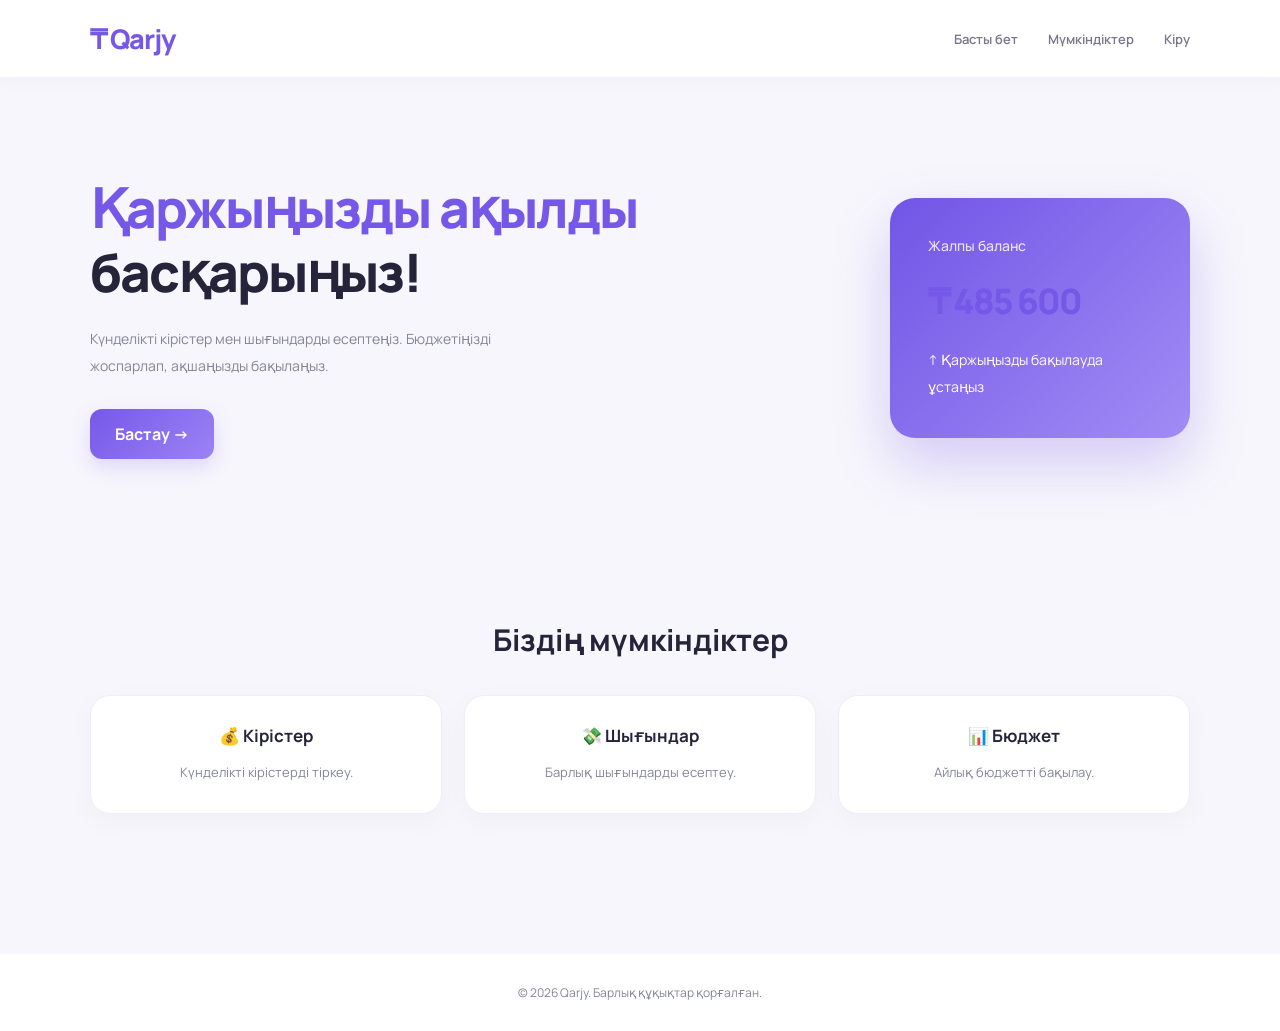
<file: index.html>
<!DOCTYPE html>
<html lang="kk">
<head>
    <meta charset="UTF-8">
    <meta name="viewport" content="width=device-width, initial-scale=1.0">
    <title>Qarjy - Жеке қаржы</title>
    <link rel="stylesheet" href="style.css">
</head>
<body>

<header>
    <h2 class="logo">₸ Qarjy</h2>
    <nav>
        <a href="#about">Басты бет</a>
        <a href="#features">Мүмкіндіктер</a>
        <a href="login.html">Кіру</a>
    </nav>
</header>

<section class="hero" id="about">
    <div>
        <h1>Қаржыңызды ақылды басқарыңыз!</h1>
        <p>
            Күнделікті кірістер мен шығындарды есептеңіз.
            Бюджетіңізді жоспарлап, ақшаңызды бақылаңыз.
        </p>
        <a href="login.html" class="btn">Бастау →</a>
    </div>

    <div class="hero-card">
        <h3>Жалпы баланс</h3>
        <h1>₸ 485 600</h1>
        <p>↑ Қаржыңызды бақылауда ұстаңыз</p>
    </div>
</section>

<section id="features">
    <h2>Біздің мүмкіндіктер</h2>
    <div class="cards">
        <div class="card">
            <h3>💰 Кірістер</h3>
            <p>Күнделікті кірістерді тіркеу.</p>
        </div>
        <div class="card">
            <h3>💸 Шығындар</h3>
            <p>Барлық шығындарды есептеу.</p>
        </div>
        <div class="card">
            <h3>📊 Бюджет</h3>
            <p>Айлық бюджетті бақылау.</p>
        </div>
    </div>
</section>

<footer>
    © 2026 Qarjy. Барлық құқықтар қорғалған.
</footer>

</body>
</html>
</file>
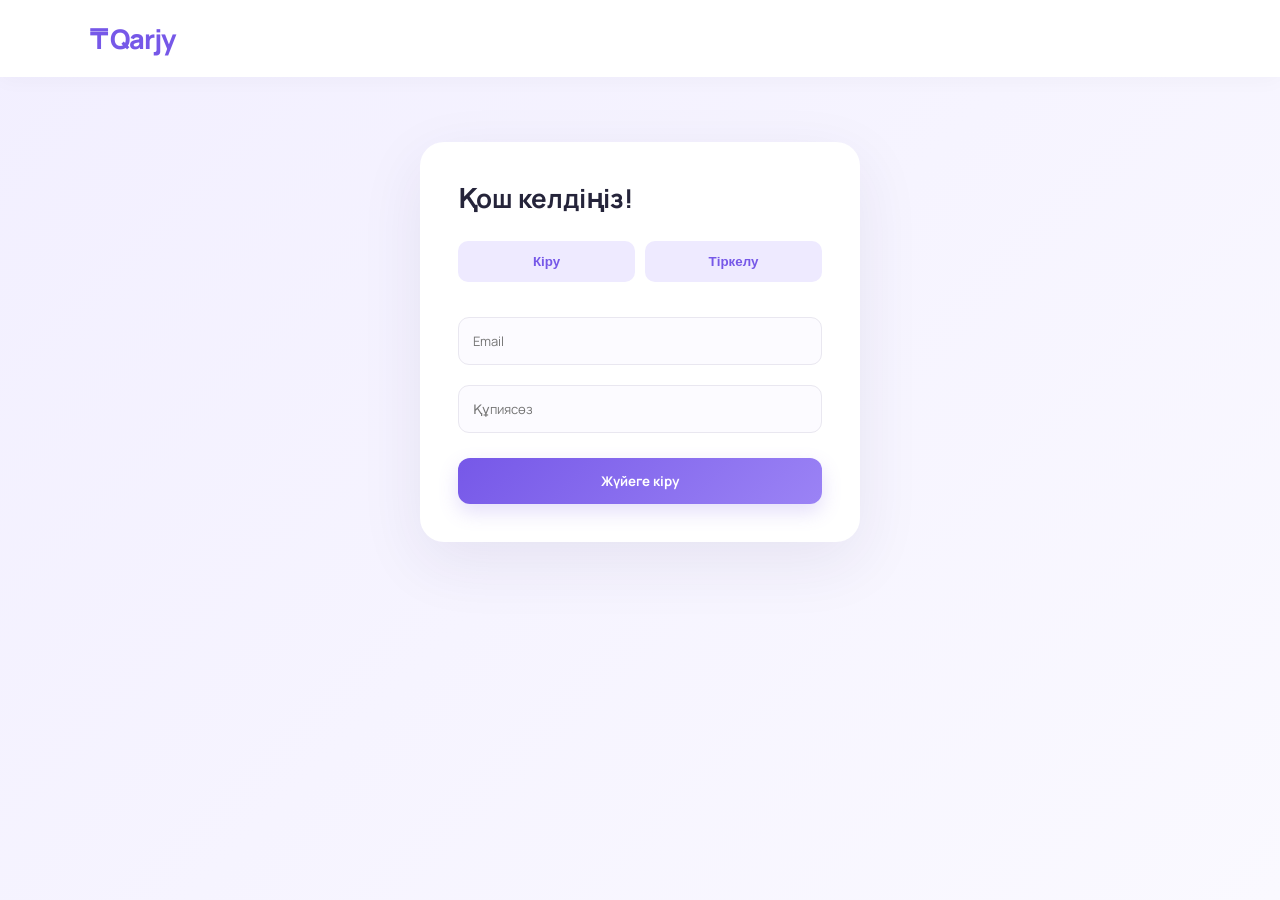
<file: dashdoard.html>
<!DOCTYPE html>
<html lang="kk">
<head>
    <meta charset="UTF-8">
    <meta name="viewport" content="width=device-width, initial-scale=1.0">
    <title>Qarjy Dashboard</title>
    <link rel="stylesheet" href="style.css">
</head>
<body>

<header>
    <a href="index.html" class="logo">₸ Qarjy</a>
    <button onclick="logout()">Шығу</button>
</header>

<main class="dashboard">

    <h1>Қаржылық панель 👋</h1>
    <p>Күнделікті қаржылық жағдайыңыз</p>

    <div class="cards">
        <div class="card">
            <h3>Жалпы баланс</h3>
            <h2 id="balance">₸ 225 000</h2>
        </div>

        <div class="card">
            <h3>Кіріс</h3>
            <h2 id="income">₸ 0</h2>
        </div>

        <div class="card">
            <h3>Шығын</h3>
            <h2 id="expense">₸ 0</h2>
        </div>
    </div>

    <section class="card">
        <h2>Жаңа операция қосу</h2>

        <form id="transactionForm">

            <label>Операция түрі</label>
            <select id="type">
                <option value="income">Кіріс</option>
                <option value="expense">Шығын</option>
            </select>

            <label>Сома</label>
            <input type="number" id="amount"
                   placeholder="5000" min="1" required>

            <label>Санат</label>
            <select id="category">
                <option>Тамақ</option>
                <option>Көлік</option>
                <option>Сауда</option>
                <option>Денсаулық</option>
                <option>Жалақы</option>
                <option>Басқа</option>
            </select>

            <label>Әмиян</label>
            <select id="wallet">
                <option>Kaspi</option>
                <option>Halyk</option>
                <option>Қолма-қол</option>
            </select>

            <input type="text" id="description"
                   placeholder="Сипаттама">

            <button class="btn" type="submit">
                Сақтау
            </button>
        </form>
    </section>

    <section class="card">
        <h2>Соңғы операциялар</h2>
        <div id="transactions"></div>
    </section>

    <section class="card">
        <h2>Айлық бюджет</h2>
        <p>Лимит: 200 000 ₸</p>
        <h3 id="budget">0%</h3>
        <progress id="progress" value="0" max="100"></progress>
    </section>

    <section class="card">
        <h2>Менің әмияндарым</h2>
        <p>Kaspi: <b id="kaspi">125 000 ₸</b></p>
        <p>Halyk: <b id="halyk">85 000 ₸</b></p>
        <p>Қолма-қол: <b id="cash">15 000 ₸</b></p>
    </section>

</main>

<script src="dashboard.js"></script>
</body>
</html>
</file>
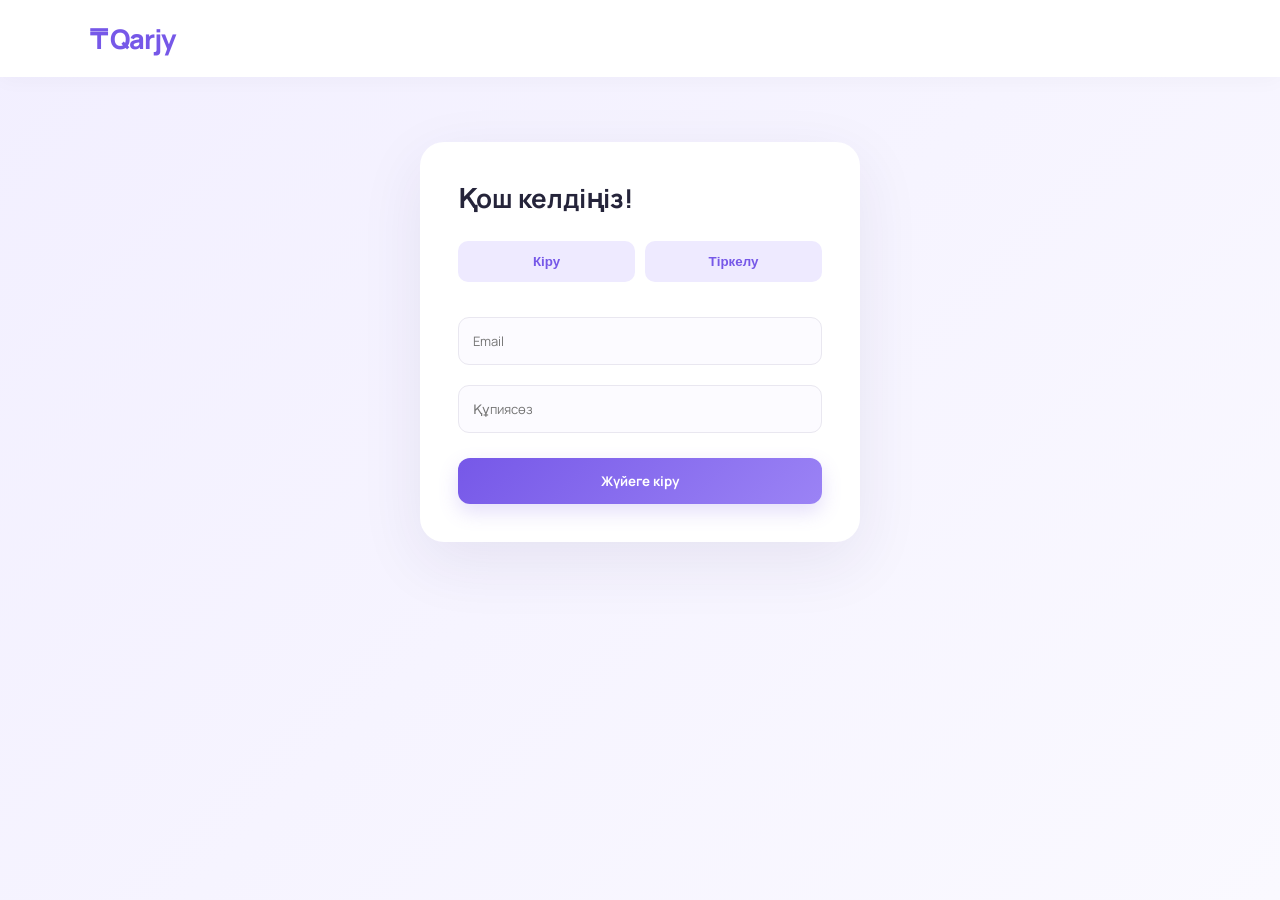
<file: login.html>
<!DOCTYPE html>
<html lang="kk">
<head>
    <meta charset="UTF-8">
    <meta name="viewport" content="width=device-width, initial-scale=1.0">
    <title>Кіру - Qarjy</title>
    <link rel="stylesheet" href="style.css">
</head>
<body>

<header>
    <a href="index.html" class="logo">₸ Qarjy</a>
</header>

<div class="login-box">
    <h2>Қош келдіңіз!</h2>

    <div class="tabs">
        <button onclick="showLogin()">Кіру</button>
        <button onclick="showRegister()">Тіркелу</button>
    </div>

    <form id="loginForm">
        <input id="loginEmail" type="email"
               placeholder="Email" required>

        <input id="loginPassword" type="password"
               placeholder="Құпиясөз" required>

        <button class="btn" type="submit">Жүйеге кіру</button>
    </form>

    <form id="registerForm" class="hidden">
        <input id="regName" type="text"
               placeholder="Аты-жөніңіз" required>

        <input id="regEmail" type="email"
               placeholder="Email" required>

        <input id="regPassword" type="password"
               placeholder="Құпиясөз" required minlength="4">

        <button class="btn" type="submit">Тіркелу</button>
    </form>

    <p id="message"></p>
</div>

<script src="auth.js"></script>
</body>
</html>
</file>
<file: style.css>
@import url('https://fonts.googleapis.com/css2?family=Manrope:wght@400;500;600;700;800&display=swap');

:root {
    --purple: #7658e8;
    --purple-light: #eeeaff;
    --dark: #25243a;
    --gray: #858599;
    --bg: #f7f6fc;
    --green: #20ad82;
    --red: #e66b7b;
}

* {
    margin: 0;
    padding: 0;
    box-sizing: border-box;
}

body {
    font-family: 'Manrope', sans-serif;
    background: var(--bg);
    color: var(--dark);
}

/* HEADER */

header {
    background: white;
    padding: 20px 7%;
    display: flex;
    align-items: center;
    justify-content: space-between;
    box-shadow: 0 3px 20px #27204408;
}

.logo {
    color: var(--purple);
    font-size: 27px;
    font-weight: 800;
    text-decoration: none;
    letter-spacing: -1px;
}

nav {
    display: flex;
    align-items: center;
    gap: 30px;
}

nav a {
    color: #77768a;
    font-size: 13px;
    font-weight: 600;
    text-decoration: none;
    transition: .3s;
}

nav a:hover {
    color: var(--purple);
}

/* BUTTONS */

.btn {
    display: inline-block;
    background: linear-gradient(135deg, #7658e8, #9b83f5);
    color: white;
    padding: 14px 25px;
    border: none;
    border-radius: 12px;
    font-family: inherit;
    font-weight: 700;
    cursor: pointer;
    text-decoration: none;
    transition: .3s;
    box-shadow: 0 8px 20px #7658e833;
}

.btn:hover {
    transform: translateY(-3px);
    box-shadow: 0 12px 25px #7658e844;
}

/* HERO */

.hero {
    max-width: 1150px;
    margin: auto;
    padding: 100px 25px;
    display: flex;
    align-items: center;
    justify-content: space-between;
    gap: 55px;
}

.hero h1 {
    font-size: clamp(34px, 5vw, 53px);
    line-height: 1.2;
    font-weight: 800;
    letter-spacing: -2px;
    color: var(--dark);
    margin-bottom: 22px;
}

.hero h1::first-line {
    color: var(--purple);
}

.hero p {
    color: var(--gray);
    line-height: 1.9;
    font-size: 14px;
    margin-bottom: 30px;
    max-width: 480px;
}

.hero-card {
    background: linear-gradient(135deg, #7155e6, #a18cf5);
    color: white;
    padding: 38px;
    border-radius: 25px;
    min-width: 300px;
    box-shadow: 0 25px 55px #7658e844;
    position: relative;
    overflow: hidden;
}

.hero-card h3 {
    font-size: 14px;
    font-weight: 500;
    opacity: .85;
}

.hero-card h1 {
    color: white;
    font-size: 35px;
    margin: 25px 0;
}

.hero-card p {
    color: white;
    margin: 0;
}

/* FEATURES */

#features {
    max-width: 1150px;
    margin: auto;
    padding: 60px 25px 90px;
    text-align: center;
}

#features h2 {
    font-size: 30px;
    margin-bottom: 35px;
}

.cards {
    display: grid;
    grid-template-columns: repeat(3, 1fr);
    gap: 22px;
    margin-top: 30px;
}

.card {
    background: white;
    padding: 28px;
    border: 1px solid #efedf6;
    border-radius: 20px;
    box-shadow: 0 8px 30px #29204408;
    transition: .3s;
}

.card:hover {
    transform: translateY(-5px);
    box-shadow: 0 15px 35px #7658e81a;
}

.card h3 {
    font-size: 17px;
    margin-bottom: 14px;
}

.card p {
    color: var(--gray);
    font-size: 13px;
    line-height: 1.8;
}

/* LOGIN PAGE */

.auth,
body:has(.login-box) {
    background: linear-gradient(135deg, #f2efff, #faf9ff);
    min-height: 100vh;
}

.login-box {
    background: white;
    max-width: 440px;
    margin: 65px auto;
    padding: 38px;
    border-radius: 24px;
    box-shadow: 0 20px 65px #30205c15;
}

.login-box h2 {
    font-size: 26px;
    margin-bottom: 12px;
}

.tabs {
    display: flex;
    gap: 10px;
    margin: 25px 0;
}

.tabs button {
    flex: 1;
    padding: 13px;
    background: var(--purple-light);
    color: var(--purple);
    border: none;
    border-radius: 10px;
    font-weight: 700;
    cursor: pointer;
}

.tabs button:hover {
    background: var(--purple);
    color: white;
}

input, select {
    width: 100%;
    padding: 14px;
    margin: 10px 0;
    border: 1px solid #e9e7f0;
    border-radius: 11px;
    font-family: inherit;
    font-size: 13px;
    outline: none;
    background: #fcfbff;
}

input:focus, select:focus {
    border-color: var(--purple);
    box-shadow: 0 0 0 3px #7658e817;
}

.login-box .btn {
    width: 100%;
    margin-top: 15px;
}

.hidden {
    display: none !important;
}

/* DASHBOARD */

.dashboard {
    max-width: 1150px;
    margin: 40px auto;
    padding: 20px;
}

.dashboard > h1 {
    font-size: 30px;
    margin-bottom: 8px;
}

.dashboard > p {
    color: var(--gray);
    margin-bottom: 25px;
}

.dashboard .cards {
    margin-bottom: 25px;
}

.dashboard .cards .card:first-child {
    background: linear-gradient(135deg, #7658e8, #9b83f5);
    color: white;
}

.dashboard .cards .card:first-child h3 {
    color: #eeeaff;
}

.dashboard .cards .card h2 {
    font-size: 25px;
}

.dashboard .card {
    margin-bottom: 20px;
}

.dashboard .card h2 {
    margin-bottom: 15px;
}

/* TRANSACTIONS */

#transactions p {
    padding: 13px;
    border-bottom: 1px solid #f0eef6;
    font-size: 13px;
    color: var(--dark);
}

/* BUDGET */

progress {
    width: 100%;
    height: 12px;
    border: none;
    border-radius: 20px;
    overflow: hidden;
    accent-color: var(--purple);
}

progress::-webkit-progress-bar {
    background: #eeeaf8;
    border-radius: 20px;
}

progress::-webkit-progress-value {
    background: linear-gradient(90deg, #7658e8, #a18cf5);
    border-radius: 20px;
}

/* FOOTER */

footer {
    text-align: center;
    padding: 30px;
    color: var(--gray);
    font-size: 12px;
    background: white;
    margin-top: 50px;
}

/* RESPONSIVE DESIGN */

@media(max-width: 750px) {

    header {
        padding: 17px 5%;
    }

    nav {
        gap: 12px;
    }

    nav a {
        font-size: 11px;
    }

    .hero {
        flex-direction: column;
        align-items: stretch;
        padding: 55px 7%;
        gap: 35px;
    }

    .hero h1 {
        font-size: 35px;
    }

    .hero-card {
        min-width: 0;
    }

    .cards {
        grid-template-columns: 1fr;
    }

    .login-box {
        margin: 40px 18px;
        padding: 25px;
    }

    .dashboard {
        padding: 15px;
    }

    .dashboard > h1 {
        font-size: 24px;
    }
}
</file>
